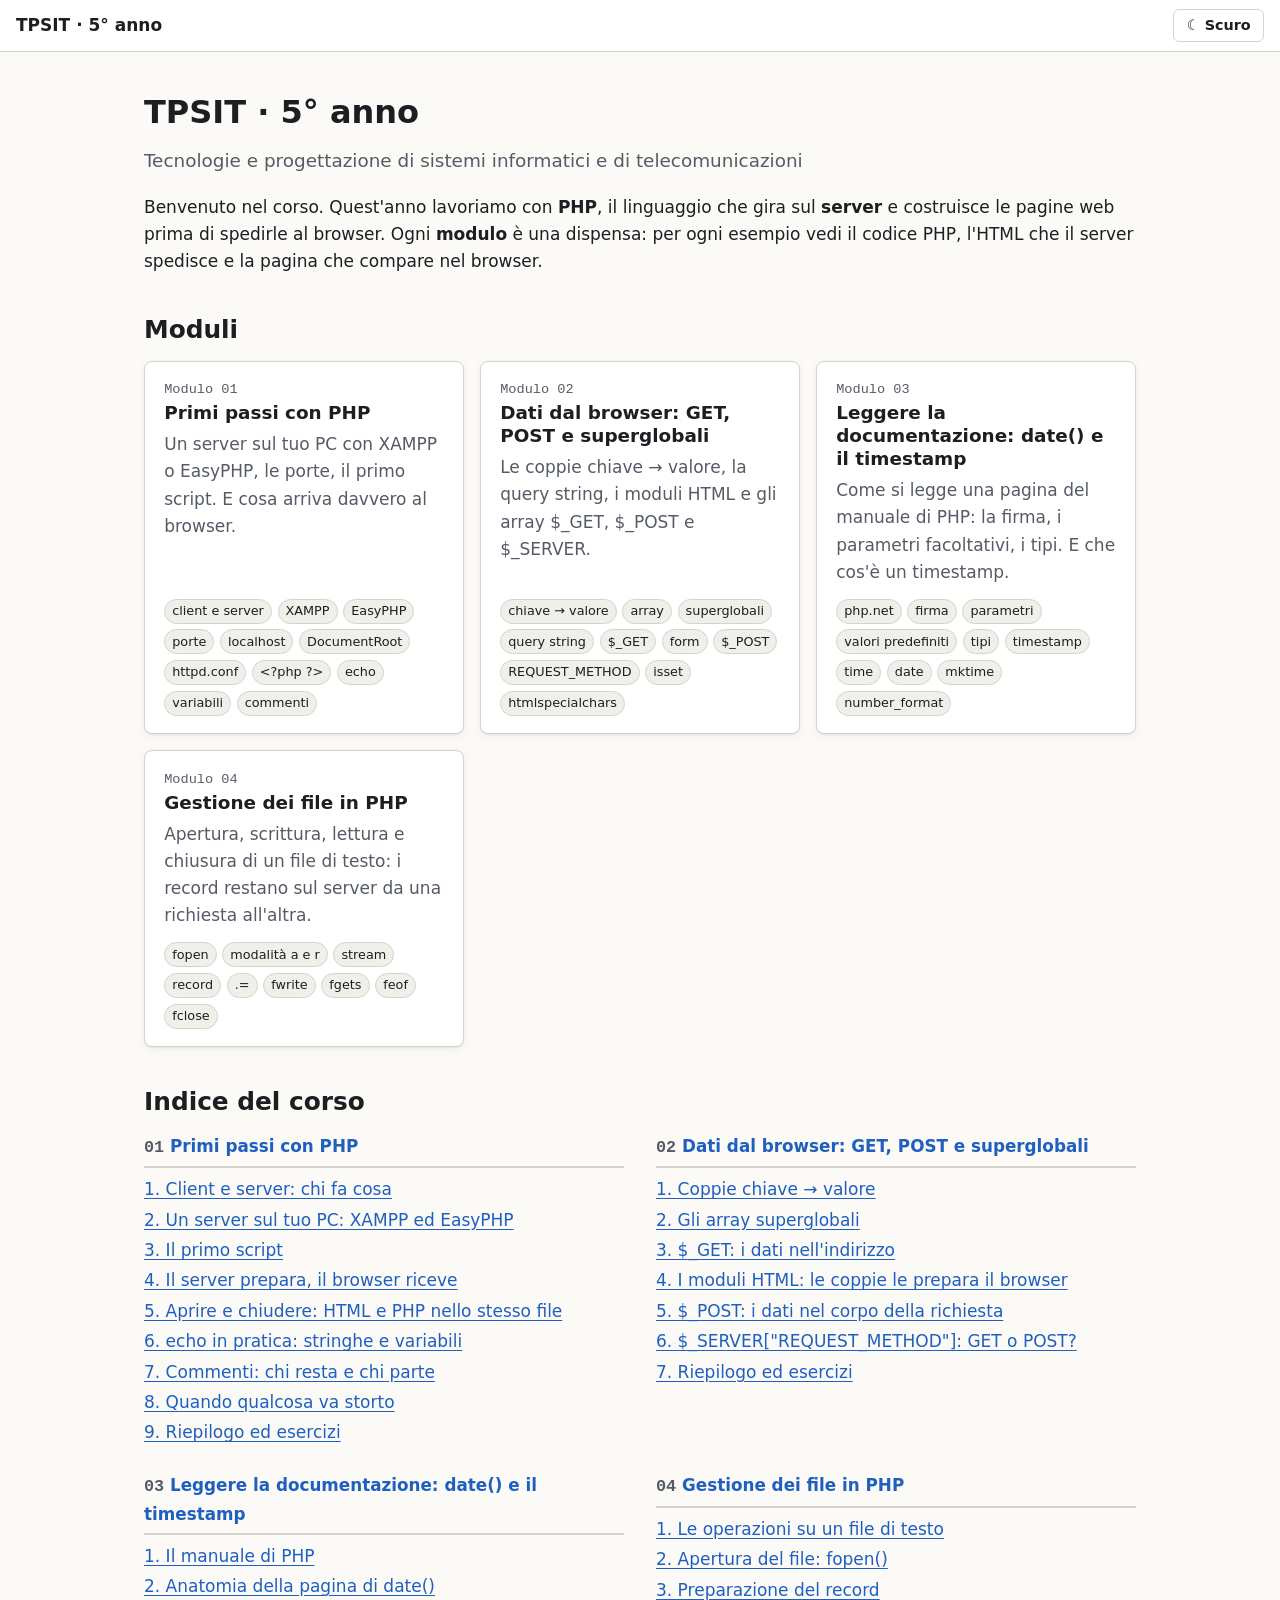
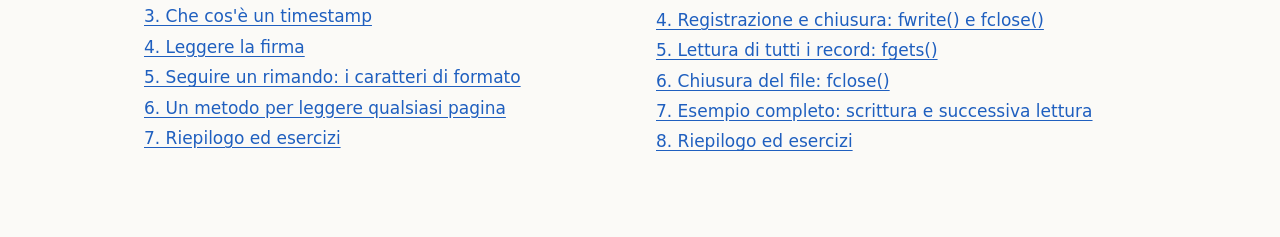
<file: index.html>
<!DOCTYPE html>
<html lang="it">
<head>
  <meta charset="UTF-8">
  <meta name="viewport" content="width=device-width, initial-scale=1">
  <title>TPSIT · 5° anno</title>
  <link rel="stylesheet" href="assets/css/base.css">
  <script src="assets/js/tema.js"></script>
  <script src="corso.js" defer></script>
  <script src="assets/js/corso-ui.js" defer></script>
</head>
<body data-radice="">

  <header class="barra">
    <span class="barra-titolo">TPSIT · 5° anno</span>
    <button type="button" class="pulsante tema-interruttore" data-tema-interruttore>☾ Scuro</button>
  </header>

  <main class="contenitore">
    <h1>TPSIT · 5° anno</h1>
    <p class="sottotitolo">Tecnologie e progettazione di sistemi informatici e di telecomunicazioni</p>

    <p>
      Benvenuto nel corso. Quest'anno lavoriamo con <strong>PHP</strong>, il linguaggio che gira
      sul <strong>server</strong> e costruisce le pagine web prima di spedirle al browser.
      Ogni <strong>modulo</strong> è una dispensa: per ogni esempio vedi il codice PHP,
      l'HTML che il server spedisce e la pagina che compare nel browser.
    </p>

    <section aria-labelledby="titolo-moduli">
      <h2 id="titolo-moduli">Moduli</h2>
      <ol class="griglia-schede" id="elenco-moduli"></ol>
    </section>

    <section aria-labelledby="titolo-indice">
      <h2 id="titolo-indice">Indice del corso</h2>
      <ol class="indice-corso" id="indice-corso"></ol>
    </section>

    <section aria-labelledby="titolo-strumenti">
      <h2 id="titolo-strumenti">Strumenti</h2>
      <ul class="griglia-schede" id="elenco-strumenti"></ul>
    </section>

    <noscript>
      <p class="box box-attenzione">Questa pagina ha bisogno di JavaScript per mostrare l'elenco dei moduli.</p>
    </noscript>
  </main>

</body>
</html>
</file>
<file: assets/css/base.css>
/* ==========================================================================
   base.css — stile comune a tutto il corso
   Contiene: variabili dei colori (tema chiaro e scuro), tipografia,
   barra di navigazione, pulsanti, schede della home, box didattici,
   tabelle, blocchi di codice ed evidenziazione della sintassi, stampa.
   ========================================================================== */

/* --------------------------------------------------------------------------
   1. Variabili: tema chiaro (predefinito)
   -------------------------------------------------------------------------- */
:root {
  color-scheme: light;

  --sfondo: #fbfaf7;
  --sfondo-alt: #f1efe9;      /* riquadri, intestazioni di tabella */
  --superficie: #ffffff;      /* schede, editor */
  --testo: #1c1e22;
  --testo-tenue: #555b66;
  --bordo: #d6d3cb;
  --accento: #1f5fbf;
  --accento-testo: #ffffff;
  --accento-tenue: #e3ecfa;
  --focus: #b8860b;

  /* stati: usati con bordi, icone e testo, mai da soli */
  --ok: #1e7a3c;
  --ok-tenue: #e2f3e7;
  --errore: #b3261e;
  --errore-tenue: #fbe6e4;
  --avviso: #8a5a00;
  --avviso-tenue: #fdf1d8;

  /* box didattici */
  --box-server: #1f5fbf;        --box-server-sfondo: #e8f0fc;
  --box-attenzione: #b3261e; --box-attenzione-sfondo: #fdecea;
  --box-prova: #1e7a3c;      --box-prova-sfondo: #e5f4ea;
  --box-provatu: #6b3fa0;    --box-provatu-sfondo: #f1eafa;
  --box-curiosita: #8a5a00;  --box-curiosita-sfondo: #fdf3dc;

  /* codice */
  --codice-sfondo: #f5f3ee;
  --codice-testo: #1c1e22;
  --tk-commento: #6a737d;
  --tk-stringa: #0a7a3e;
  --tk-numero: #9a4a00;
  --tk-parola: #a0168a;
  --tk-funzione: #1f5fbf;
  --tk-tag: #a0168a;
  --tk-attributo: #9a4a00;
  --tk-proprieta: #1f5fbf;
  --tk-variabile: #0b6e7a;
  --tk-php-tag: #6b2fb3;      --tk-php-tag-sfondo: #ece2fa;

  --font-testo: system-ui, -apple-system, "Segoe UI", Roboto, "Helvetica Neue", Arial, sans-serif;
  --font-codice: ui-monospace, "Cascadia Code", "SF Mono", Menlo, Consolas, "Liberation Mono", monospace;

  --raggio: 8px;
  --ombra: 0 1px 2px rgba(0, 0, 0, 0.06), 0 2px 8px rgba(0, 0, 0, 0.05);
  --altezza-barra: 3.25rem;
}

/* --------------------------------------------------------------------------
   2. Tema scuro: preferenza di sistema (se l'utente non ha scelto "chiaro")
      oppure scelta manuale. I valori sono ripetuti due volte perché il CSS
      non permette di condividere un blocco tra @media e un selettore.
   -------------------------------------------------------------------------- */
@media (prefers-color-scheme: dark) {
  :root:not([data-tema="chiaro"]) {
    color-scheme: dark;
    --sfondo: #15171b;
    --sfondo-alt: #1f2228;
    --superficie: #1b1e23;
    --testo: #e7e5e0;
    --testo-tenue: #a7adb8;
    --bordo: #393e47;
    --accento: #7fb0ff;
    --accento-testo: #0d1420;
    --accento-tenue: #1d2c45;
    --focus: #f2c94c;
    --ok: #6fd08f;          --ok-tenue: #17321f;
    --errore: #ff8a80;      --errore-tenue: #3a1d1b;
    --avviso: #f2c94c;      --avviso-tenue: #352a10;
    --box-server: #7fb0ff;        --box-server-sfondo: #1a2638;
    --box-attenzione: #ff8a80; --box-attenzione-sfondo: #351c1a;
    --box-prova: #6fd08f;      --box-prova-sfondo: #172d1e;
    --box-provatu: #c7a6f5;    --box-provatu-sfondo: #2a2138;
    --box-curiosita: #f2c94c;  --box-curiosita-sfondo: #2f2712;
    --codice-sfondo: #1f2228;
    --codice-testo: #e7e5e0;
    --tk-commento: #8b949e;
    --tk-stringa: #8fd6a3;
    --tk-numero: #f0b37e;
    --tk-parola: #f08fd8;
    --tk-funzione: #8ab8ff;
    --tk-tag: #f08fd8;
    --tk-attributo: #f0b37e;
    --tk-proprieta: #8ab8ff;
    --tk-variabile: #6fd6e0;
    --tk-php-tag: #d4b8ff;      --tk-php-tag-sfondo: #33264a;
    --ombra: 0 1px 2px rgba(0, 0, 0, 0.4);
  }
}

:root[data-tema="scuro"] {
  color-scheme: dark;
  --sfondo: #15171b;
  --sfondo-alt: #1f2228;
  --superficie: #1b1e23;
  --testo: #e7e5e0;
  --testo-tenue: #a7adb8;
  --bordo: #393e47;
  --accento: #7fb0ff;
  --accento-testo: #0d1420;
  --accento-tenue: #1d2c45;
  --focus: #f2c94c;
  --ok: #6fd08f;          --ok-tenue: #17321f;
  --errore: #ff8a80;      --errore-tenue: #3a1d1b;
  --avviso: #f2c94c;      --avviso-tenue: #352a10;
  --box-server: #7fb0ff;        --box-server-sfondo: #1a2638;
  --box-attenzione: #ff8a80; --box-attenzione-sfondo: #351c1a;
  --box-prova: #6fd08f;      --box-prova-sfondo: #172d1e;
  --box-provatu: #c7a6f5;    --box-provatu-sfondo: #2a2138;
  --box-curiosita: #f2c94c;  --box-curiosita-sfondo: #2f2712;
  --codice-sfondo: #1f2228;
  --codice-testo: #e7e5e0;
  --tk-commento: #8b949e;
  --tk-stringa: #8fd6a3;
  --tk-numero: #f0b37e;
  --tk-parola: #f08fd8;
  --tk-funzione: #8ab8ff;
  --tk-tag: #f08fd8;
  --tk-attributo: #f0b37e;
  --tk-proprieta: #8ab8ff;
  --tk-variabile: #6fd6e0;
  --tk-php-tag: #d4b8ff;      --tk-php-tag-sfondo: #33264a;
  --ombra: 0 1px 2px rgba(0, 0, 0, 0.4);
}

/* --------------------------------------------------------------------------
   3. Tipografia e impostazioni generali
   -------------------------------------------------------------------------- */
*, *::before, *::after { box-sizing: border-box; }

/* l'attributo hidden deve vincere su qualsiasi display (es. .pulsante) */
[hidden] { display: none !important; }

html {
  -webkit-text-size-adjust: 100%;
  text-size-adjust: 100%;
  scroll-padding-top: calc(var(--altezza-barra) + 1rem);
}

body {
  margin: 0;
  background: var(--sfondo);
  color: var(--testo);
  font-family: var(--font-testo);
  font-size: 1.0625rem;
  line-height: 1.6;
}

h1, h2, h3, h4 { line-height: 1.25; margin: 1.6em 0 0.6em; }
h1 { font-size: 2rem; margin-top: 0.5em; }
h2 { font-size: 1.55rem; }
h3 { font-size: 1.2rem; }
h4 { font-size: 1.05rem; }

p, ul, ol { margin: 0 0 1em; }
li + li { margin-top: 0.25em; }

a { color: var(--accento); text-underline-offset: 0.15em; }
a:hover { text-decoration-thickness: 2px; }

:focus-visible {
  outline: 3px solid var(--focus);
  outline-offset: 2px;
}

hr { border: 0; border-top: 1px solid var(--bordo); margin: 2.5rem 0; }

strong { font-weight: 700; }

/* codice in linea */
code, kbd {
  font-family: var(--font-codice);
  font-size: 0.9em;
}
:not(pre) > code {
  background: var(--codice-sfondo);
  border: 1px solid var(--bordo);
  border-radius: 4px;
  padding: 0.05em 0.3em;
  overflow-wrap: anywhere;
}
kbd {
  border: 1px solid var(--bordo);
  border-bottom-width: 2px;
  border-radius: 4px;
  padding: 0 0.3em;
  background: var(--superficie);
}

.solo-lettori {
  position: absolute !important;
  width: 1px; height: 1px;
  overflow: hidden;
  clip: rect(0 0 0 0);
  white-space: nowrap;
}

/* --------------------------------------------------------------------------
   4. Barra di navigazione comune
   -------------------------------------------------------------------------- */
.barra {
  position: sticky;
  top: 0;
  z-index: 50;
  display: flex;
  align-items: center;
  gap: 0.75rem;
  min-height: var(--altezza-barra);
  padding: 0.4rem 1rem;
  background: var(--superficie);
  border-bottom: 1px solid var(--bordo);
}
.barra-home {
  white-space: nowrap;
  font-weight: 600;
  text-decoration: none;
}
.barra-home:hover { text-decoration: underline; }
.barra-titolo {
  flex: 1;
  min-width: 0;
  font-weight: 600;
  overflow: hidden;
  text-overflow: ellipsis;
  white-space: nowrap;
}

/* --------------------------------------------------------------------------
   5. Pulsanti
   -------------------------------------------------------------------------- */
.pulsante {
  display: inline-flex;
  align-items: center;
  gap: 0.35em;
  font: inherit;
  font-size: 0.9rem;
  font-weight: 600;
  line-height: 1.2;
  padding: 0.45em 0.85em;
  border: 1px solid var(--bordo);
  border-radius: 6px;
  background: var(--superficie);
  color: var(--testo);
  cursor: pointer;
  text-decoration: none;
}
.pulsante:hover { border-color: var(--accento); }
.pulsante:disabled { opacity: 0.55; cursor: not-allowed; }
.pulsante-primario {
  background: var(--accento);
  border-color: var(--accento);
  color: var(--accento-testo);
}
.pulsante-primario:hover { filter: brightness(1.08); }

.tema-interruttore { flex-shrink: 0; }

/* --------------------------------------------------------------------------
   6. Pagina generica e home del corso
   -------------------------------------------------------------------------- */
.contenitore {
  max-width: 64rem;
  margin: 0 auto;
  padding: 1.5rem 1rem 4rem;
}

.sottotitolo {
  font-size: 1.15rem;
  color: var(--testo-tenue);
  margin-top: -0.3em;
}

.griglia-schede {
  display: grid;
  grid-template-columns: repeat(auto-fill, minmax(17rem, 1fr));
  gap: 1rem;
  padding: 0;
  list-style: none;
}
.griglia-schede > li { margin: 0; }

.scheda {
  position: relative;
  display: flex;
  flex-direction: column;
  height: 100%;
  padding: 1.1rem 1.2rem;
  background: var(--superficie);
  border: 1px solid var(--bordo);
  border-radius: var(--raggio);
  box-shadow: var(--ombra);
}
.scheda h3 { margin: 0 0 0.4em; font-size: 1.15rem; }
.scheda p { margin: 0 0 0.75em; color: var(--testo-tenue); }
.scheda-numero {
  font-family: var(--font-codice);
  font-size: 0.85rem;
  color: var(--testo-tenue);
}
/* tutta la scheda è cliccabile: il link si estende con ::after */
.scheda a.scheda-link { text-decoration: none; color: var(--testo); }
.scheda a.scheda-link::after { content: ""; position: absolute; inset: 0; border-radius: var(--raggio); }
.scheda:has(a.scheda-link:hover) { border-color: var(--accento); }
.scheda:has(a.scheda-link:focus-visible) { outline: 3px solid var(--focus); outline-offset: 2px; }
.scheda a.scheda-link:focus-visible { outline: none; }

.scheda-argomenti {
  display: flex;
  flex-wrap: wrap;
  gap: 0.35rem;
  margin: auto 0 0;
  padding: 0;
  list-style: none;
}
.scheda-argomenti li {
  margin: 0;
  font-size: 0.8rem;
  padding: 0.1em 0.55em;
  border-radius: 999px;
  background: var(--sfondo-alt);
  border: 1px solid var(--bordo);
}

/* Indice del corso nella home: moduli e sezioni, su due colonne se c'è spazio */
.indice-corso {
  display: grid;
  grid-template-columns: repeat(auto-fill, minmax(22rem, 1fr));
  gap: 0.5rem 2rem;
  margin: 0;
  padding: 0;
  list-style: none;
}
.indice-corso-modulo { margin: 0 0 1rem; }
.indice-corso-titolo {
  display: block;
  padding-bottom: 0.3rem;
  margin-bottom: 0.4rem;
  border-bottom: 2px solid var(--bordo);
  font-weight: 700;
  font-size: 1.05rem;
  text-decoration: none;
}
a.indice-corso-titolo:hover { text-decoration: underline; }
.indice-corso-numero { font-family: var(--font-codice); color: var(--testo-tenue); }
.indice-corso-sezioni { margin: 0; padding: 0; list-style: none; }
.indice-corso-sezioni li { margin: 0; }
.indice-corso-sezioni a { display: inline-block; padding: 0.1rem 0; }

/* moduli in preparazione: visibili ma non cliccabili, con etichetta testuale */
.scheda-preparazione { opacity: 0.75; border-style: dashed; box-shadow: none; }
.etichetta-stato {
  display: inline-block;
  font-size: 0.75rem;
  font-weight: 700;
  text-transform: uppercase;
  letter-spacing: 0.04em;
  padding: 0.1em 0.5em;
  border: 1px dashed var(--testo-tenue);
  border-radius: 4px;
  color: var(--testo-tenue);
  margin-bottom: 0.5em;
  align-self: flex-start;
}

/* --------------------------------------------------------------------------
   7. Box didattici
      Uso: <aside class="box box-server"> ... </aside>
      Tipi: box-server, box-attenzione, box-prova, box-prova-tu, box-curiosita.
      L'etichetta con l'icona viene aggiunta dal CSS: non va scritta a mano.
   -------------------------------------------------------------------------- */
.box {
  --colore-box: var(--accento);
  --sfondo-box: var(--accento-tenue);
  margin: 1.4rem 0;
  padding: 0.9rem 1.1rem 0.9rem 1.1rem;
  border: 1px solid var(--colore-box);
  border-left-width: 6px;
  border-radius: var(--raggio);
  background: var(--sfondo-box);
  break-inside: avoid;
}
.box::before {
  display: block;
  margin-bottom: 0.35rem;
  font-size: 0.8rem;
  font-weight: 800;
  letter-spacing: 0.05em;
  text-transform: uppercase;
  color: var(--colore-box);
}
.box > :last-child { margin-bottom: 0; }

.box-server     { --colore-box: var(--box-server);        --sfondo-box: var(--box-server-sfondo); }
.box-attenzione { --colore-box: var(--box-attenzione); --sfondo-box: var(--box-attenzione-sfondo); }
.box-prova      { --colore-box: var(--box-prova);      --sfondo-box: var(--box-prova-sfondo); }
.box-prova-tu   { --colore-box: var(--box-provatu);    --sfondo-box: var(--box-provatu-sfondo); border-style: dashed; border-left-style: solid; }
.box-curiosita  { --colore-box: var(--box-curiosita);  --sfondo-box: var(--box-curiosita-sfondo); }

.box-server::before     { content: "⇄ Server e client"; }
.box-attenzione::before { content: "⚠ Attenzione"; }
.box-prova::before      { content: "▶ Prova"; }
.box-prova-tu::before   { content: "✎ Prova tu"; }
.box-curiosita::before  { content: "💡 Curiosità"; }
/* box evidenziato senza etichetta: per regole o frasi chiave già titolate nel testo */
.box-regola { --colore-box: var(--accento); --sfondo-box: var(--accento-tenue); }
.box-regola::before { content: none; }

/* box senza etichetta automatica (quando il titolo è già nel testo) */
.box[data-titolo]::before { content: attr(data-titolo); }

/* Traccia di un esercizio: evidenziata come una consegna */
.traccia {
  margin: 1.2rem 0 1.5rem;
  padding: 0.9rem 1.1rem;
  border: 2px solid var(--testo);
  border-radius: var(--raggio);
  background: var(--superficie);
  font-size: 1.05rem;
  break-inside: avoid;
}
.traccia::before {
  content: "📋 Traccia";
  display: block;
  font-size: 0.8rem;
  font-weight: 800;
  letter-spacing: 0.05em;
  text-transform: uppercase;
  margin-bottom: 0.25rem;
}
.traccia p { margin: 0; }

/* --------------------------------------------------------------------------
   8. Tabelle: scorrimento orizzontale solo dentro il contenitore
      Uso: <div class="tabella"><table>...</table></div>
   -------------------------------------------------------------------------- */
.tabella {
  overflow-x: auto;
  margin: 1.2rem 0 1.5rem;
  border: 1px solid var(--bordo);
  border-radius: var(--raggio);
  background: var(--superficie);
}
.tabella table {
  width: 100%;
  border-collapse: collapse;
  font-size: 0.95rem;
}
.tabella th, .tabella td {
  padding: 0.5rem 0.75rem;
  text-align: left;
  vertical-align: top;
  border-bottom: 1px solid var(--bordo);
}
.tabella th {
  background: var(--sfondo-alt);
  font-weight: 700;
  white-space: nowrap;
}
.tabella tr:last-child td { border-bottom: 0; }
.tabella td code { white-space: nowrap; overflow-wrap: normal; }

/* --------------------------------------------------------------------------
   9. Blocchi di codice da leggere ed evidenziazione della sintassi
      Uso: <pre class="codice"><code class="lang-js">...</code></pre>
      (lang-php, lang-html, lang-css, lang-js, lang-cpp, lang-testo)
   -------------------------------------------------------------------------- */
pre.codice {
  position: relative;
  margin: 1rem 0 1.4rem;
  padding: 0.9rem 1rem;
  overflow-x: auto;
  background: var(--codice-sfondo);
  color: var(--codice-testo);
  border: 1px solid var(--bordo);
  border-radius: var(--raggio);
  font-family: var(--font-codice);
  font-size: 0.9rem;
  line-height: 1.55;
  tab-size: 2;
}
pre.codice code { font-size: inherit; }
/* etichetta del linguaggio in alto a destra */
pre.codice[data-lingua]::after {
  content: attr(data-lingua);
  position: absolute;
  top: 0.3rem;
  right: 0.5rem;
  font-family: var(--font-testo);
  font-size: 0.7rem;
  font-weight: 700;
  text-transform: uppercase;
  color: var(--testo-tenue);
}

.tk-commento  { color: var(--tk-commento); font-style: italic; }
.tk-stringa   { color: var(--tk-stringa); }
.tk-numero    { color: var(--tk-numero); }
.tk-parola    { color: var(--tk-parola); font-weight: 600; }
.tk-funzione  { color: var(--tk-funzione); }
.tk-tag       { color: var(--tk-tag); }
.tk-attributo { color: var(--tk-attributo); }
.tk-proprieta { color: var(--tk-proprieta); }
.tk-variabile { color: var(--tk-variabile); }
/* <?php e ?>: il confine tra HTML e PHP deve saltare all'occhio */
.tk-php-tag {
  color: var(--tk-php-tag);
  background: var(--tk-php-tag-sfondo);
  font-weight: 700;
  border-radius: 3px;
  padding: 0 0.15em;
}

/* --------------------------------------------------------------------------
   10. Responsive
   -------------------------------------------------------------------------- */
@media (max-width: 40rem) {
  body { font-size: 1rem; }
  h1 { font-size: 1.6rem; }
  h2 { font-size: 1.35rem; }
  .barra { padding: 0.4rem 0.6rem; gap: 0.5rem; }
  .barra-home .testo-lungo { display: none; }
}

/* --------------------------------------------------------------------------
   11. Stampa (comune). Le regole specifiche delle dispense sono in dispensa.css
   -------------------------------------------------------------------------- */
@media print {
  :root, :root[data-tema="scuro"] {
    color-scheme: light;
    --sfondo: #fff; --superficie: #fff; --sfondo-alt: #f0f0f0;
    --testo: #000; --testo-tenue: #333; --bordo: #999;
    --codice-sfondo: #f6f6f6; --codice-testo: #000;
    --tk-commento: #555; --tk-stringa: #000; --tk-numero: #000; --tk-parola: #000;
    --tk-funzione: #000; --tk-tag: #000; --tk-attributo: #000; --tk-proprieta: #000;
    --tk-variabile: #000; --tk-php-tag: #000;
  }
  body { font-size: 11pt; background: #fff; }
  .barra, .pulsante, button, .non-stampare { display: none !important; }
  a { color: #000; }
  pre, .box, .traccia, table, figure { break-inside: avoid; }
  h2, h3, h4 { break-after: avoid; }
  .tk-parola { font-weight: 700; }
}
</file>
